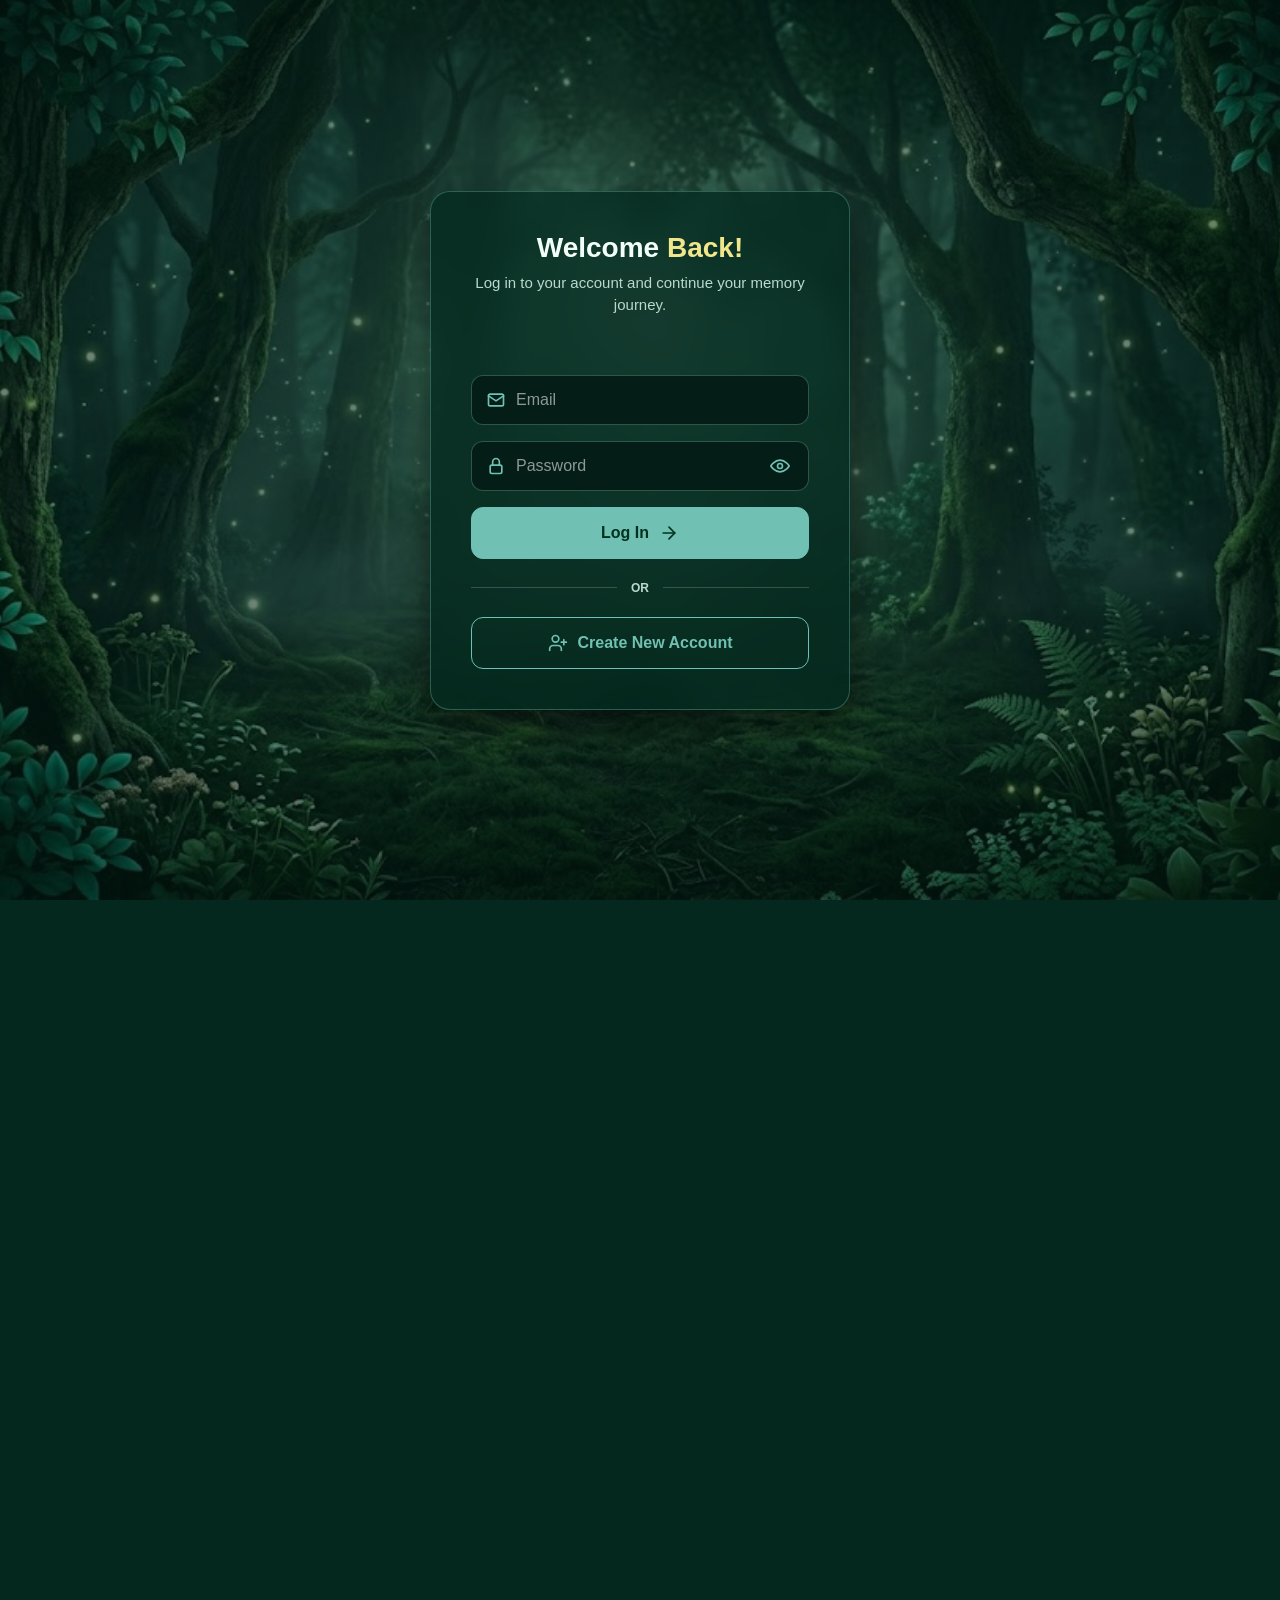
<file: index.html>
<!DOCTYPE html>
<html lang="en">
<head>
  <meta charset="UTF-8">
  <meta http-equiv="refresh" content="0; url=login.html">
  <title>Memory Master</title>
</head>
<body>
  <a href="login.html">Go to Memory Master</a>
</body>
</html>
</file>
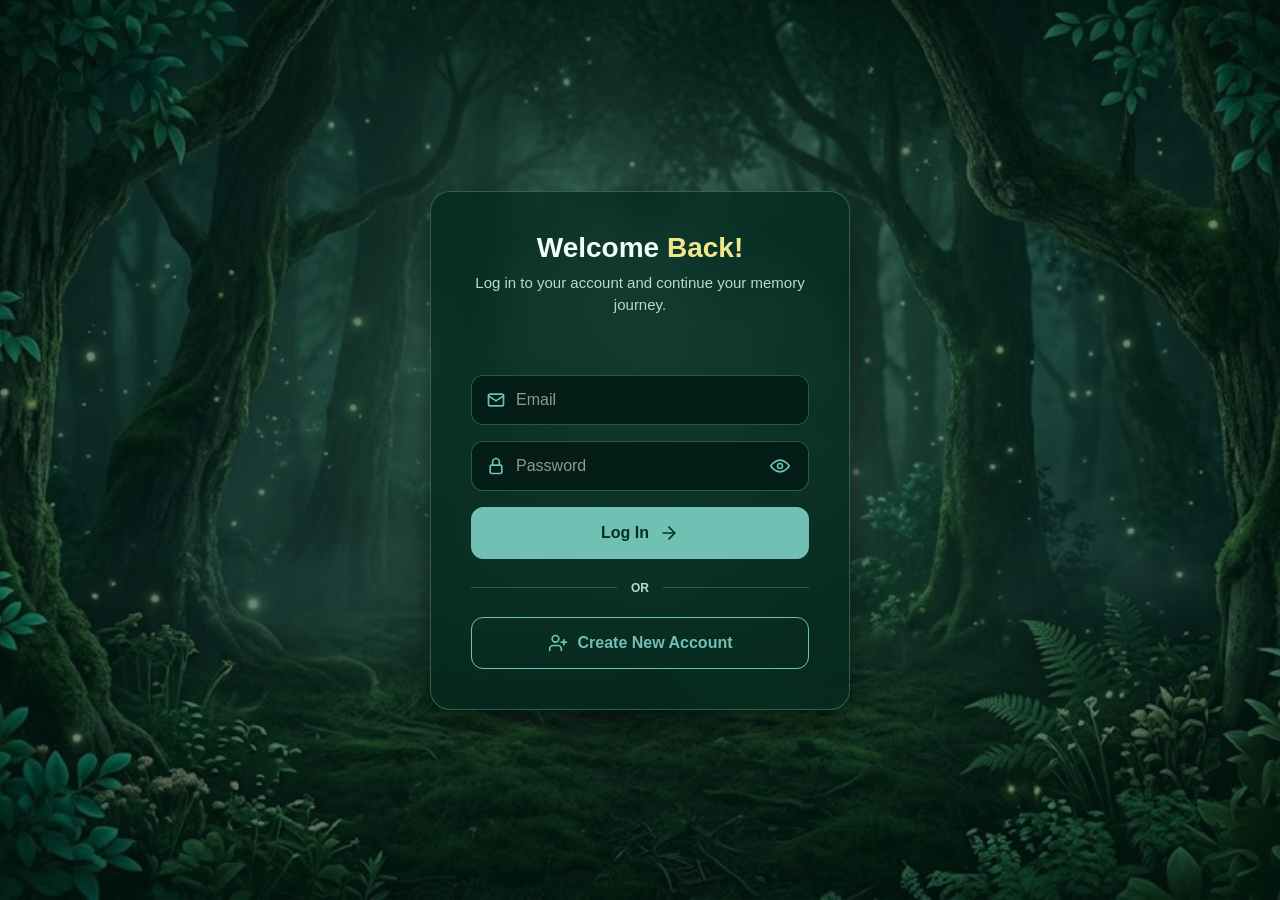
<file: home.html>
<!DOCTYPE html>
<html lang="en">
<head>
  <meta charset="UTF-8">
  <meta name="viewport" content="width=device-width, initial-scale=1">
  <title>Memory Master | Home</title>
  <link rel="stylesheet" href="css/home.css">
</head>
<body>

  <header class="header">

    <a href="home.html" class="brand">
      <img src="images/card2.png" alt="Memory Master logo" class="brand-logo">
      <span>Memory Master</span>
    </a>

    <nav class="nav" aria-label="Main navigation">
      <a href="home.html" class="nav-link active" aria-current="page">Home</a>
      <a href="play.html" class="nav-link">Play</a>
    </nav>

    <div class="user-area">
      <button id="profileBtn" type="button" class="header-btn" aria-label="My results">
        <svg class="icon" viewBox="0 0 24 24" aria-hidden="true">
          <circle cx="12" cy="8" r="4"/>
          <path d="M4 21v-1a6 6 0 0 1 6-6h4a6 6 0 0 1 6 6v1"/>
        </svg>
        <span id="playerName" class="player-name"></span>
      </button>

      <button id="logoutBtn" type="button" class="header-btn">Logout</button>
    </div>
  </header>

  <main class="hero">

    <p class="welcome">Welcome back, <span id="welcomeName"></span>!</p>

    <h1>Train Your Brain, <span>One Card at a Time</span></h1>

    <p class="hero-text">
      Flip, match, and remember your way through a magical world of challenges.
    </p>

    <a href="play.html" class="start-btn">
      <svg class="icon" viewBox="0 0 24 24" aria-hidden="true">
        <polygon points="6,4 20,12 6,20"/>
      </svg>
      START GAME
    </a>

    <p class="hint">Ready to test your memory?</p>

    <div class="cards">
      <div class="card-slot"><img class="card-img" src="images/card2.png" alt="Memory card"></div>
      <div class="card-slot"><img class="card-img" src="images/card2.png" alt="Memory card"></div>
      <div class="card-slot"><img class="card-img" src="images/card2.png" alt="Memory card"></div>
      <div class="card-slot"><img class="card-img" src="images/card2.png" alt="Memory card"></div>
      <div class="card-slot"><img class="card-img" src="images/card2.png" alt="Memory card"></div>
      <div class="card-slot"><img class="card-img" src="images/card2.png" alt="Memory card"></div>
      <div class="card-slot"><img class="card-img" src="images/card2.png" alt="Memory card"></div>
      <div class="card-slot"><img class="card-img" src="images/card2.png" alt="Memory card"></div>
      <div class="card-slot"><img class="card-img" src="images/card2.png" alt="Memory card"></div>
      
    </div>
  </main>

  
  <dialog id="resultsDialog" aria-labelledby="resultsTitle">
    <div class="dialog-inner">
      <h2 id="resultsTitle"></h2>
      <div id="resultsBody"></div>
      <button id="closeBtn" type="button" class="close-btn">Close</button>
    </div>
  </dialog>

  <script src="js/storage.js"></script>
  <script src="js/home.js"></script>
</body>
</html>
</file>
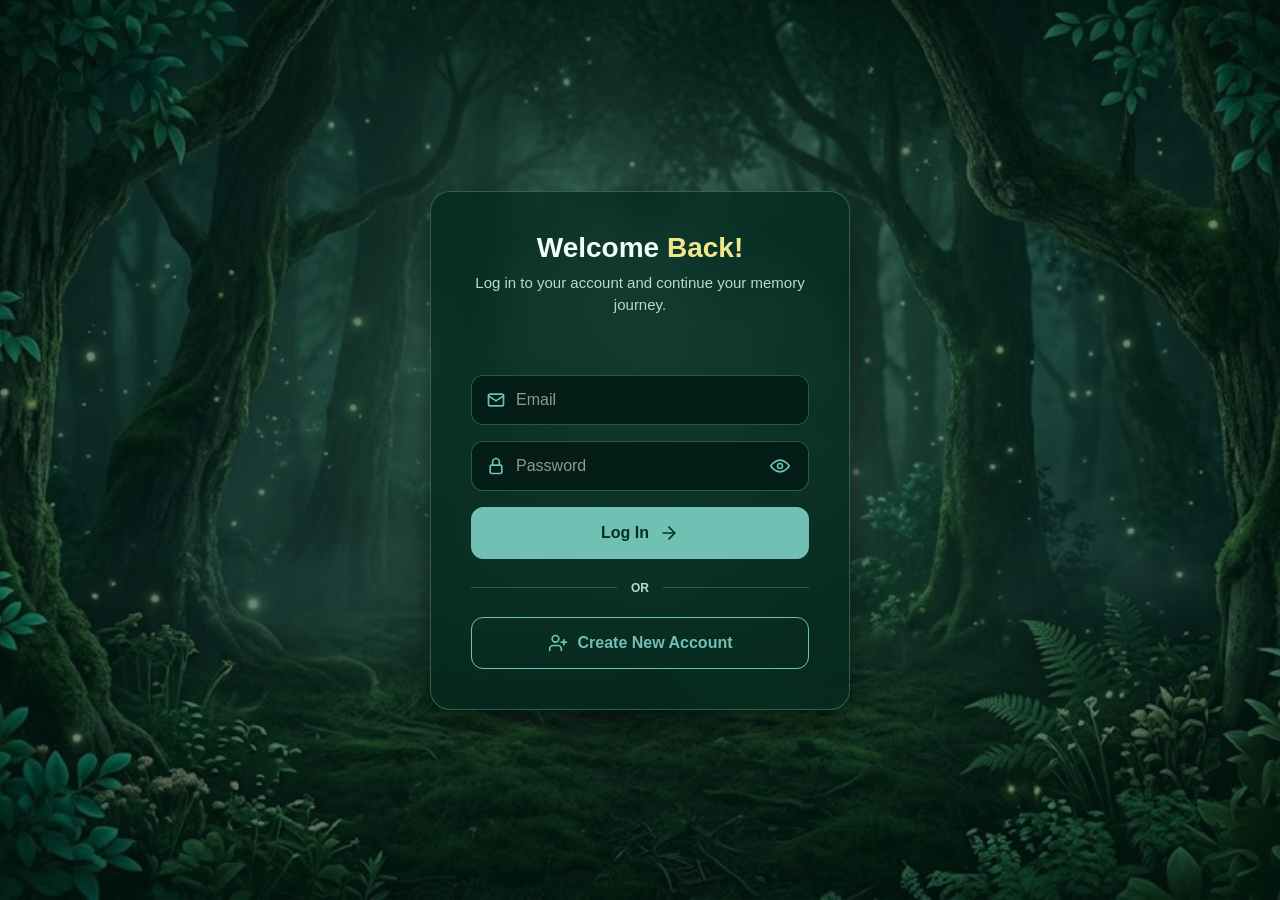
<file: login.html>
<!DOCTYPE html>
<html lang="en">
<head>
  <meta charset="UTF-8">
  <meta name="viewport" content="width=device-width, initial-scale=1">
  <title>Memory Master | Login</title>
  <link rel="stylesheet" href="css/style.css">
</head>
<body>

  <main class="card">
    <h1>Welcome <span>Back!</span></h1>
    <p class="subtitle">Log in to your account and continue your memory journey.</p>

    
    <p id="message" class="message" role="alert"></p>

    <form id="loginForm" novalidate>

     
      <div class="field" id="emailField">
        <svg class="icon" viewBox="0 0 24 24" aria-hidden="true">
          <rect x="3" y="5" width="18" height="14" rx="2"/>
          <polyline points="3,7 12,13 21,7"/>
        </svg>
        <input id="email" type="email" placeholder="Email" aria-label="Email" autocomplete="email">
      </div>

     
      <div class="field" id="passwordField">
        <svg class="icon" viewBox="0 0 24 24" aria-hidden="true">
          <rect x="5" y="11" width="14" height="10" rx="2"/>
          <path d="M8 11V7a4 4 0 0 1 8 0v4"/>
        </svg>
        <input id="password" type="password" placeholder="Password" aria-label="Password" autocomplete="current-password">
        <button id="eyeBtn" type="button" class="eye-btn" aria-label="Show or hide password">
          <svg class="icon" viewBox="0 0 24 24" aria-hidden="true">
            <path d="M1 12s4-7 11-7 11 7 11 7-4 7-11 7S1 12 1 12z"/>
            <circle cx="12" cy="12" r="3"/>
            <line class="slash" x1="3" y1="3" x2="21" y2="21"/>
          </svg>
        </button>
      </div>

      <button type="submit" class="btn btn-main">
        Log In
        <svg class="icon" viewBox="0 0 24 24" aria-hidden="true">
          <line x1="5" y1="12" x2="19" y2="12"/>
          <polyline points="12,5 19,12 12,19"/>
        </svg>
      </button>
    </form>

    <p class="divider">OR</p>

    <a href="register.html" class="btn btn-outline">
      <svg class="icon" viewBox="0 0 24 24" aria-hidden="true">
        <path d="M16 21v-2a4 4 0 0 0-4-4H6a4 4 0 0 0-4 4v2"/>
        <circle cx="9" cy="7" r="4"/>
        <line x1="19" y1="8" x2="19" y2="14"/>
        <line x1="16" y1="11" x2="22" y2="11"/>
      </svg>
      Create New Account
    </a>
  </main>

  
  <script src="js/storage.js"></script>
  <script src="js/login.js"></script>
</body>
</html>
</file>
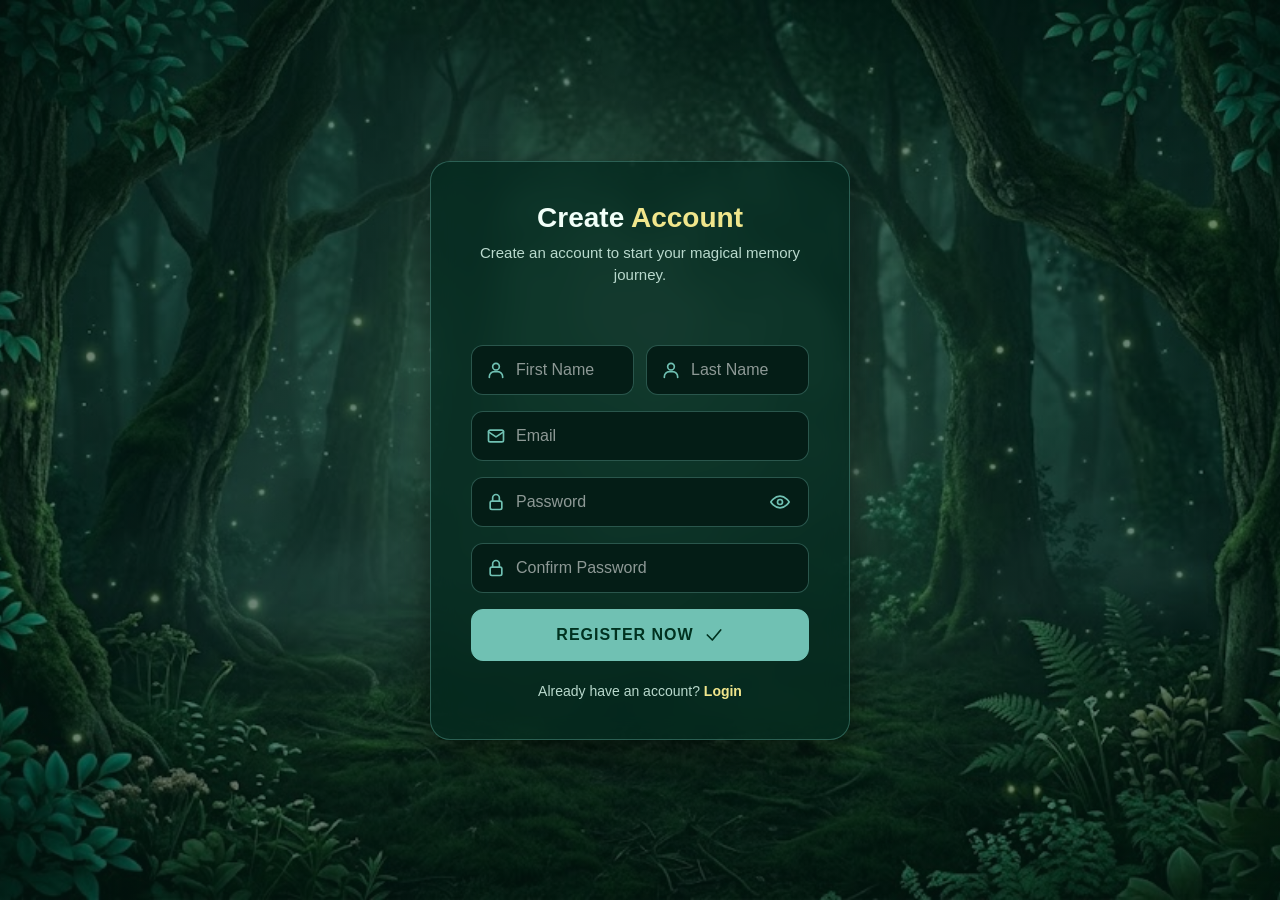
<file: register.html>
<!DOCTYPE html>
<html lang="en">
<head>
  <meta charset="UTF-8">
  <meta name="viewport" content="width=device-width, initial-scale=1">
  <title>Memory Master | Register</title>
  <link rel="stylesheet" href="css/style.css">
</head>
<body>

  <main class="card">
    <h1>Create <span>Account</span></h1>
    <p class="subtitle">Create an account to start your magical memory journey.</p>

    
    <p id="message" class="message" role="alert"></p>

    <form id="registerForm" novalidate>

      
      <div class="name-row">
        <div class="field" id="firstNameField">
          <svg class="icon" viewBox="0 0 24 24" aria-hidden="true">
            <circle cx="12" cy="8" r="4"/>
            <path d="M4 21v-1a6 6 0 0 1 6-6h4a6 6 0 0 1 6 6v1"/>
          </svg>
          <input id="firstName" type="text" placeholder="First Name" aria-label="First name" autocomplete="given-name">
        </div>

        <div class="field" id="lastNameField">
          <svg class="icon" viewBox="0 0 24 24" aria-hidden="true">
            <circle cx="12" cy="8" r="4"/>
            <path d="M4 21v-1a6 6 0 0 1 6-6h4a6 6 0 0 1 6 6v1"/>
          </svg>
          <input id="lastName" type="text" placeholder="Last Name" aria-label="Last name" autocomplete="family-name">
        </div>
      </div>

      <div class="field" id="emailField">
        <svg class="icon" viewBox="0 0 24 24" aria-hidden="true">
          <rect x="3" y="5" width="18" height="14" rx="2"/>
          <polyline points="3,7 12,13 21,7"/>
        </svg>
        <input id="email" type="email" placeholder="Email" aria-label="Email" autocomplete="email">
      </div>

      <div class="field" id="passwordField">
        <svg class="icon" viewBox="0 0 24 24" aria-hidden="true">
          <rect x="5" y="11" width="14" height="10" rx="2"/>
          <path d="M8 11V7a4 4 0 0 1 8 0v4"/>
        </svg>
        <input id="password" type="password" placeholder="Password" aria-label="Password" autocomplete="new-password">
        <button id="eyeBtn" type="button" class="eye-btn" aria-label="Show or hide password">
          <svg class="icon" viewBox="0 0 24 24" aria-hidden="true">
            <path d="M1 12s4-7 11-7 11 7 11 7-4 7-11 7S1 12 1 12z"/>
            <circle cx="12" cy="12" r="3"/>
            <line class="slash" x1="3" y1="3" x2="21" y2="21"/>
          </svg>
        </button>
      </div>
      <div class="field" id="confirmField">
        <svg class="icon" viewBox="0 0 24 24" aria-hidden="true">
          <rect x="5" y="11" width="14" height="10" rx="2"/>
          <path d="M8 11V7a4 4 0 0 1 8 0v4"/>
        </svg>
        <input id="confirm" type="password" placeholder="Confirm Password" aria-label="Confirm password" autocomplete="new-password">
      </div>

      <button id="submitBtn" type="submit" class="btn btn-main btn-upper">
        Register Now
        <svg class="icon" viewBox="0 0 24 24" aria-hidden="true">
          <polyline points="4,12 10,18 20,6"/>
        </svg>
      </button>
    </form>

    <p class="bottom-text">
      Already have an account? <a href="login.html">Login</a>
    </p>
  </main>

  
  <script src="js/storage.js"></script>
  <script src="js/register.js"></script>
</body>
</html>
</file>
<file: css/home.css>
:root {
  --bg:        #03201a;
  --glow:      #3de8a8;   
  --mint:      #70c1b3;   
  --gold:      #f0e68c;
  --text:      #f2fff9;
  --muted:     #b9d9cd;
}

* { box-sizing: border-box; margin: 0; padding: 0; }


body {
  min-height: 100vh;
  min-height: 100dvh;
  display: flex;
  flex-direction: column;
  overflow-x: hidden;            
  font-family: "Segoe UI", Tahoma, Arial, sans-serif;
  color: var(--text);

  background-color: var(--bg);
  background-image:
    linear-gradient(rgba(2, 30, 22, 0.5), rgba(2, 30, 22, 0.5)),
    url("../images/forest-bg.jpg");
  background-size: cover;
  background-position: center;
  background-repeat: no-repeat;
}

.icon {
  width: 22px;
  height: 22px;
  flex-shrink: 0;
  fill: none;
  stroke: currentColor;
  stroke-width: 2;
  stroke-linecap: round;
  stroke-linejoin: round;
}


.header {
  display: grid;
  grid-template-columns: 1fr auto 1fr;  
  align-items: center;
  gap: 12px;
  padding: 12px 24px;
  background: rgba(2, 24, 19, 0.85);
  backdrop-filter: blur(10px);
  -webkit-backdrop-filter: blur(10px);
  border-bottom: 1px solid rgba(112, 193, 179, 0.25);
}

.brand {
  display: flex;
  align-items: center;
  gap: 10px;
  justify-self: start;
  font-size: 22px;
  font-weight: 800;
  color: var(--text);
  text-decoration: none;
}
.brand-logo { height: 42px; width: auto; }

.nav { display: flex; gap: 8px; }
.nav-link {
  padding: 8px 16px;
  font-weight: 600;
  color: var(--muted);
  text-decoration: none;
  border-radius: 10px;
  transition: color 0.2s, background 0.2s;
}
.nav-link:hover { color: var(--glow); }
.nav-link.active { color: #fff; background: rgba(61, 232, 168, 0.15); }

.user-area { display: flex; gap: 10px; justify-self: end; }

.header-btn {
  display: flex;
  align-items: center;
  gap: 8px;
  padding: 8px 14px;
  font-size: 15px;
  font-weight: 600;
  color: var(--text);
  background: transparent;
  border: 1px solid rgba(112, 193, 179, 0.5);
  border-radius: 12px;
  cursor: pointer;
  transition: background 0.2s;
}
.header-btn:hover { background: rgba(112, 193, 179, 0.18); }
.header-btn .icon { color: var(--glow); }

.player-name {
  max-width: 120px;
  overflow: hidden;
  text-overflow: ellipsis;       
  white-space: nowrap;
}


.header-btn:focus-visible, .nav-link:focus-visible,
.start-btn:focus-visible, .close-btn:focus-visible, .brand:focus-visible {
  outline: 2px solid var(--gold);
  outline-offset: 2px;
}


.hero {
  flex: 1;
  display: flex;
  flex-direction: column;
  align-items: center;
  padding: 48px 20px 10px;
  text-align: center;
}

.welcome { margin-bottom: 8px; font-weight: 600; color: var(--mint); }
.welcome span { color: var(--gold); }

h1 {
  font-size: clamp(2rem, 5.5vw, 4rem);  
  font-weight: 800;
  line-height: 1.15;
  text-shadow: 0 3px 14px rgba(0, 0, 0, 0.6);
}
h1 span {
  color: var(--glow);                   
  background: linear-gradient(90deg, var(--glow), #b4ffe4);
  -webkit-background-clip: text;
  background-clip: text;
  -webkit-text-fill-color: transparent;
}

.hero-text {
  max-width: 560px;
  margin: 16px 0 28px;
  font-size: 1.1rem;
  color: var(--muted);
  text-shadow: 0 2px 8px rgba(0, 0, 0, 0.7);
}

.start-btn {
  display: inline-flex;
  align-items: center;
  gap: 10px;
  padding: 16px 48px;
  font-size: 1.2rem;
  font-weight: 800;
  letter-spacing: 1px;
  color: #fff;
  text-decoration: none;
  background: linear-gradient(180deg, #158a64, #0b5a45);
  border: 2px solid var(--glow);
  border-radius: 14px;
  box-shadow: 0 0 24px rgba(61, 232, 168, 0.45);
  transition: transform 0.2s, box-shadow 0.2s;
}
.start-btn .icon { fill: currentColor; stroke: none; width: 18px; height: 18px; }
.start-btn:hover { transform: translateY(-2px); box-shadow: 0 0 36px rgba(61, 232, 168, 0.75); }

.hint { margin-top: 12px; font-size: 0.95rem; color: var(--muted); }


.cards {
  display: flex;
  justify-content: space-around;
  align-items: flex-start;
  width: 100%;
  max-width: 1500px;
  margin-top: auto;             
  padding-top: 48px;
}


.card-slot {
  position: relative;
  width: clamp(60px, 8vw, 118px);
  margin-top: var(--y, 0px);                
  transform: rotate(var(--r, 0deg));
  transition: transform 0.3s;
}
.card-slot:hover {
  z-index: 2;
  transform: rotate(var(--r, 0deg)) scale(1.1);  
}


.cards {
  display: flex;
  justify-content: center;
  align-items: flex-start;
  flex-wrap: wrap;               
  gap: clamp(8px, 1.5vw, 24px);
  width: 100%;
  max-width: 1500px;
  margin-top: auto;
  padding: 48px 12px 90px;
}

.card-slot {
  position: relative;
  width: clamp(56px, 8vw, 118px);
  margin-top: var(--y, 0px);
  transform: rotate(var(--r, 0deg));
  transition: transform 0.3s;
}
.card-slot:hover {
  z-index: 2;
  transform: rotate(var(--r, 0deg)) scale(1.1);
}

.card-img {
  display: block;
  width: 100%;
  height: auto;
  object-fit: contain;
  filter: drop-shadow(0 8px 14px rgba(0, 0, 0, 0.55))
          drop-shadow(0 0 10px rgba(61, 232, 168, 0.4));
  animation: float 4s ease-in-out infinite;
  animation-delay: var(--d, 0s);
  transition: filter 0.3s;
}
.card-slot:hover .card-img {
  filter: drop-shadow(0 8px 14px rgba(0, 0, 0, 0.55))
          drop-shadow(0 0 22px rgba(61, 232, 168, 0.95));
}

.card-slot:nth-child(1)  { --r: -15deg; --y: 80px; --d: 0s;   }
.card-slot:nth-child(2)  { --r:  -8deg; --y: 0px;  --d: 0.4s; }
.card-slot:nth-child(3)  { --r:  -5deg; --y: 55px; --d: 0.8s; }
.card-slot:nth-child(4)  { --r:  -3deg; --y: 25px; --d: 1.2s; }
.card-slot:nth-child(5)  { --r:  -1deg; --y: 45px; --d: 1.6s; }
.card-slot:nth-child(6)  { --r:   1deg; --y: 45px; --d: 2s;   }
.card-slot:nth-child(7)  { --r:   3deg; --y: 35px; --d: 2.4s; }
.card-slot:nth-child(8)  { --r:   5deg; --y: 55px; --d: 2.8s; }
.card-slot:nth-child(9)  { --r:   8deg; --y: 10px; --d: 3.2s; }


@keyframes float {
  0%, 100% { transform: translateY(0); }
  50%      { transform: translateY(-10px); }
}



dialog {
  width: min(92vw, 440px);
  max-height: 90vh;
  margin: auto;
  padding: 0;
  overflow-y: auto;
  color: var(--text);
  background: #05301f;
  border: 1px solid var(--mint);
  border-radius: 20px;
  box-shadow: 0 0 40px rgba(112, 193, 179, 0.3);
}
dialog::backdrop { background: rgba(0, 0, 0, 0.65); }

.dialog-inner { padding: 26px 22px; text-align: center; }
.dialog-inner h2 { margin-bottom: 18px; font-size: 22px; color: var(--gold); }

.empty { line-height: 1.6; color: var(--muted); }


.stats { display: flex; gap: 10px; margin-bottom: 18px; }
.stat {
  flex: 1;
  padding: 12px 6px;
  background: rgba(0, 0, 0, 0.3);
  border: 1px solid rgba(112, 193, 179, 0.3);
  border-radius: 12px;
}
.stat b { display: block; font-size: 24px; color: var(--glow); }
.stat span { font-size: 12px; color: var(--muted); }

table { width: 100%; border-collapse: collapse; font-size: 14px; }
th, td { padding: 8px 4px; border-bottom: 1px solid rgba(255, 255, 255, 0.12); }
th { font-size: 12px; font-weight: 600; color: var(--muted); }
th:first-child, td:first-child { text-align: left; }

.close-btn {
  margin-top: 20px;
  padding: 12px 36px;
  font-size: 15px;
  font-weight: 700;
  color: #013220;
  background: var(--mint);
  border: 0;
  border-radius: 12px;
  cursor: pointer;
}
.close-btn:hover { background: #9fe3d3; }


@media (max-width: 1000px) {
  .card-slot { --y-scale: 0.5; margin-top: calc(var(--y, 0px) * 0.5); }
}


@media (max-width: 700px) {
  .header { grid-template-columns: 1fr auto; row-gap: 8px; padding: 10px 14px; }
  .nav { grid-column: 1 / -1; grid-row: 2; justify-content: center; }
  .brand { font-size: 18px; }
  .brand-logo { height: 34px; }
  .player-name { display: none; }

  .hero { padding-top: 32px; }
  .start-btn { width: 100%; max-width: 320px; justify-content: center; }

  
  .cards {
    gap: 14px 8px;
    padding: 32px 12px 20px;
    max-width: 420px;             
    margin-inline: auto;
  }
  .card-slot {
    width: calc((100% - 4 * 8px) / 5);   
    margin-top: 0;
    transform: rotate(calc(var(--r) / 2));
  }
  .card-slot:hover { transform: rotate(calc(var(--r) / 2)) scale(1.1); }
}


@media (max-width: 380px) {
  .cards { gap: 10px 6px; }
  .card-slot { width: calc((100% - 4 * 6px) / 5); }
}

@media (prefers-reduced-motion: reduce) {
  .card-img { animation: none; }
  .card-slot, .start-btn { transition: none; }
}
</file>
<file: css/style.css>
:root {
  --bg:         #04281e;   
  --card:       rgba(3, 40, 30, 0.78);
  --mint:       #70c1b3;  
  --mint-light: #9fe3d3;
  --gold:       #f0e68c;  
  --text:       #f2fff9;
  --muted:      #b9d9cd;  
  --error:      #ff8b9a;
    --field-bg:   #041d16;  
}

* { box-sizing: border-box; margin: 0; padding: 0; }


body {
  min-height: 100vh;
  min-height: 100dvh;           
  display: flex;
  align-items: center;
  justify-content: center;
  padding: 20px;
  font-family: "Segoe UI", Tahoma, Arial, sans-serif;
  color: var(--text);

  background-color: var(--bg);  
  background-image:
    linear-gradient(rgba(2, 30, 22, 0.55), rgba(2, 30, 22, 0.55)),
    url("../images/forest-bg.jpg");
  background-size: cover;
  background-position: center;
  background-repeat: no-repeat;
}


.card {
  width: 100%;
  max-width: 420px;
  padding: 40px;
  background: var(--card);
  backdrop-filter: blur(12px);
  -webkit-backdrop-filter: blur(12px);
  border: 1px solid rgba(112, 193, 179, 0.35);
  border-radius: 20px;
  box-shadow: 0 15px 35px rgba(0, 0, 0, 0.55);
}

h1 { text-align: center; font-size: 28px; font-weight: 700; }
h1 span { color: var(--gold); }

.subtitle {
  text-align: center;
  color: var(--muted);
  font-size: 15px;
  line-height: 1.5;
  margin: 8px 0 24px;
}


.message {
  min-height: 22px;          
  margin-bottom: 12px;
  text-align: center;
  font-size: 14px;
  color: var(--error);
}
.message.success { color: var(--mint-light); }
.message a { color: var(--gold); font-weight: 700; }


.icon {
  width: 20px;
  height: 20px;
  flex-shrink: 0;
  fill: none;
  stroke: currentColor;
  stroke-width: 2;
  stroke-linecap: round;
  stroke-linejoin: round;
}


.field {
  display: flex;
  align-items: center;
  gap: 10px;
  margin-bottom: 16px;
  padding: 0 14px;
  color: var(--mint);                      
  background: var(--field-bg);
  border: 1px solid rgba(112, 193, 179, 0.35);
  border-radius: 12px;
  transition: border-color 0.2s, box-shadow 0.2s;
}
.field:focus-within {
  border-color: var(--mint);
  box-shadow: 0 0 10px rgba(112, 193, 179, 0.35);
}
.field.error { border-color: var(--error); }

.field input {
  flex: 1;
  min-width: 0;
  padding: 15px 0;
  font-size: 16px;                        
  color: var(--text);
  background: transparent;
  border: 0;
  outline: 0;
}
.field input::placeholder { color: rgba(255, 255, 255, 0.55); }


.eye-btn {
  display: flex;
  padding: 4px;
  color: var(--mint);
  background: none;
  border: 0;
  cursor: pointer;
}
.eye-btn .slash { display: none; }
.eye-btn.visible .slash { display: block; }  


.btn {
  display: flex;
  align-items: center;
  justify-content: center;
  gap: 10px;
  width: 100%;
  padding: 15px;
  font-size: 16px;
  font-weight: 700;
  text-decoration: none;
  border-radius: 12px;
  cursor: pointer;
  transition: background 0.2s, transform 0.2s;
}
.btn:focus-visible, .eye-btn:focus-visible {
  outline: 2px solid var(--gold);
  outline-offset: 2px;
}
.btn:disabled { opacity: 0.6; pointer-events: none; }   
.btn-upper { text-transform: uppercase; letter-spacing: 1px; }

.btn-main {
  color: #013220;
  background: var(--mint);
  border: 1px solid var(--mint);
}
.btn-main:hover { background: var(--mint-light); transform: translateY(-1px); }

.btn-outline {
  color: var(--mint);
  background: transparent;
  border: 1px solid var(--mint);
}
.btn-outline:hover { background: rgba(112, 193, 179, 0.15); color: var(--text); }


.divider {
  display: flex;
  align-items: center;
  gap: 14px;
  margin: 22px 0;
  font-size: 12px;
  font-weight: 600;
  color: var(--muted);
}
.divider::before, .divider::after {
  content: "";
  flex: 1;
  height: 1px;
  background: rgba(255, 255, 255, 0.18);
}


.name-row { display: flex; gap: 12px; }
.name-row .field { flex: 1; min-width: 0; }

.bottom-text {
  text-align: center;
  margin-top: 22px;
  font-size: 14px;
  color: var(--muted);
}
.bottom-text a { color: var(--gold); font-weight: 700; text-decoration: none; }
.bottom-text a:hover { text-decoration: underline; }

.field input:-webkit-autofill,
.field input:-webkit-autofill:hover,
.field input:-webkit-autofill:focus {
  -webkit-text-fill-color: var(--text);             
  caret-color: var(--text);                         
  -webkit-box-shadow: 0 0 0 1000px var(--field-bg) inset;
  box-shadow: 0 0 0 1000px var(--field-bg) inset;    
  transition: background-color 9999s ease-in-out 0s; 
}


@media (max-width: 480px) {
  body { padding: 14px; }
  .card { padding: 28px 20px; border-radius: 16px; }
  h1 { font-size: 24px; }
  .subtitle { font-size: 14px; margin-bottom: 20px; }
  .name-row { flex-direction: column; gap: 0; }
}
</file>
